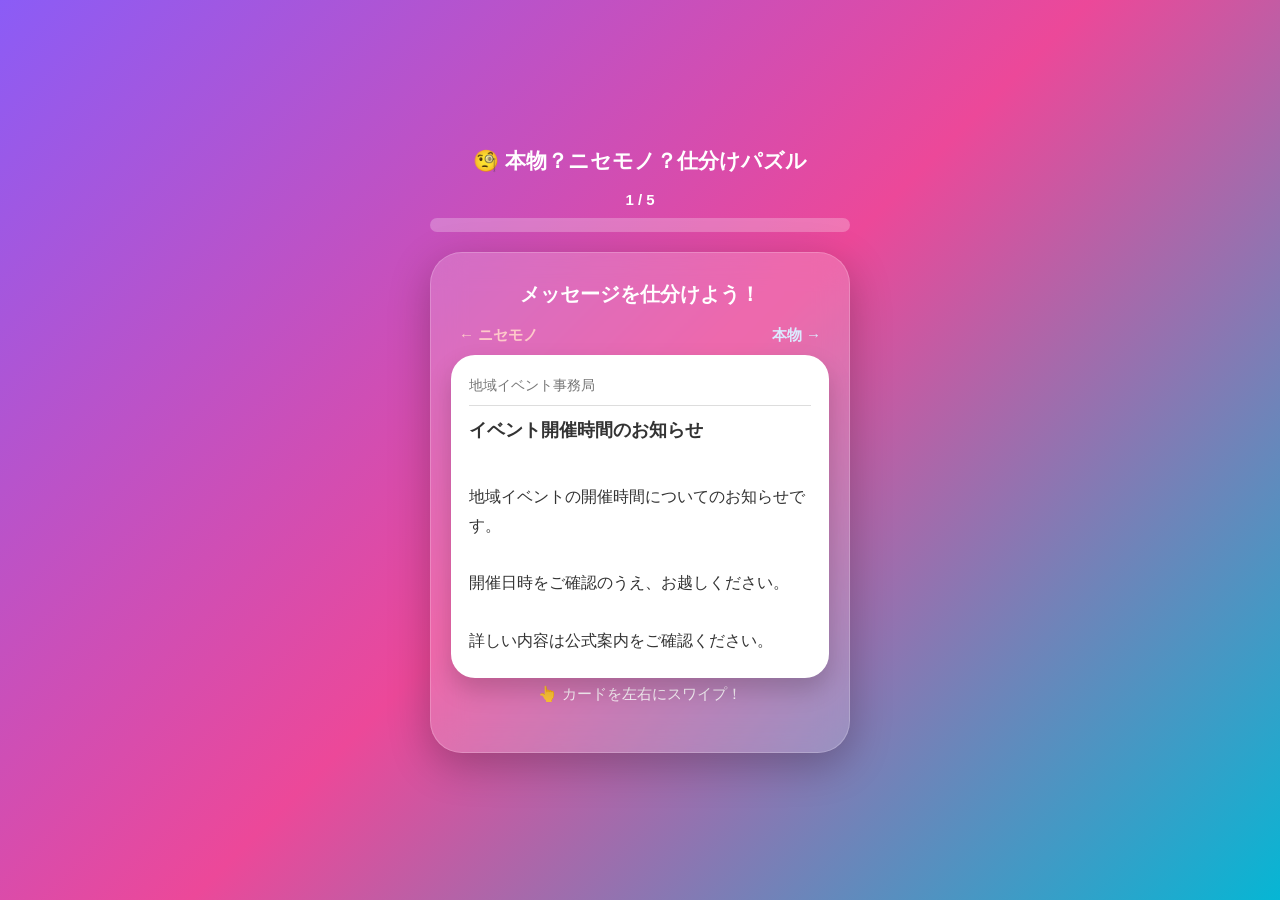
<file: index.html>
<!DOCTYPE html>
<html lang="ja">

<head>
  <meta charset="UTF-8">

  <meta
    name="viewport"
    content="width=device-width, initial-scale=1.0"
  >

  <title>本物？ニセモノ？仕分けパズル</title>

  <link
    rel="stylesheet"
    href="style.css"
  >
</head>

<body>

  <main class="app">

    <!-- =========================
         ゲーム画面
    ========================== -->

    <section id="gameScreen">

      <div class="top-area">

        <div class="game-title">
          🧐 本物？ニセモノ？仕分けパズル
        </div>

        <div
          class="progress-text"
          id="progressText"
        >
          1 / 5
        </div>

        <div class="progress-bar">

          <div
            class="progress-fill"
            id="progressFill"
          ></div>

        </div>

      </div>


      <div class="card">

        <div class="question-label">
          メッセージを仕分けよう！
        </div>


        <div class="sort-labels">

          <div class="fake-label">
            ← ニセモノ
          </div>

          <div class="real-label">
            本物 →
          </div>

        </div>


        <div class="swipe-area">

          <div
            class="message-card"
            id="messageCard"
          ></div>

        </div>


        <div class="swipe-hint">
          👆 カードを左右にスワイプ！
        </div>


        <div
          class="feedback"
          id="feedback"
        ></div>

      </div>

    </section>


    <!-- =========================
         結果画面
    ========================== -->

    <section
      id="resultScreen"
      class="result-screen hidden"
    >

      <div class="result-card">

        <div class="result-title">
          🎉 仕分け終了！
        </div>


        <div class="score-label">
          あなたのスコア
        </div>


        <div
          class="score"
          id="finalScore"
        >
          0 / 100
        </div>


        <div
          class="result-message"
          id="resultMessage"
        ></div>


        <button
          class="main-btn"
          onclick="restartGame()"
        >
          🔄 もう一度遊ぶ
        </button>


        <a
          class="summary-btn"
          href="https://fraudprevention2026.github.io/summary/"
        >
          🏠 ゲーム一覧に戻る
        </a>


        <a
          class="police-btn"
          href="https://www.police.pref.osaka.lg.jp/seikatsu/tokusyusagi/8083.html"
          target="_blank"
          rel="noopener noreferrer"
        >
          🚨 大阪府警の特殊詐欺対策を見る
        </a>

      </div>

    </section>

  </main>


  <script src="script.js"></script>

</body>

</html>
</file>
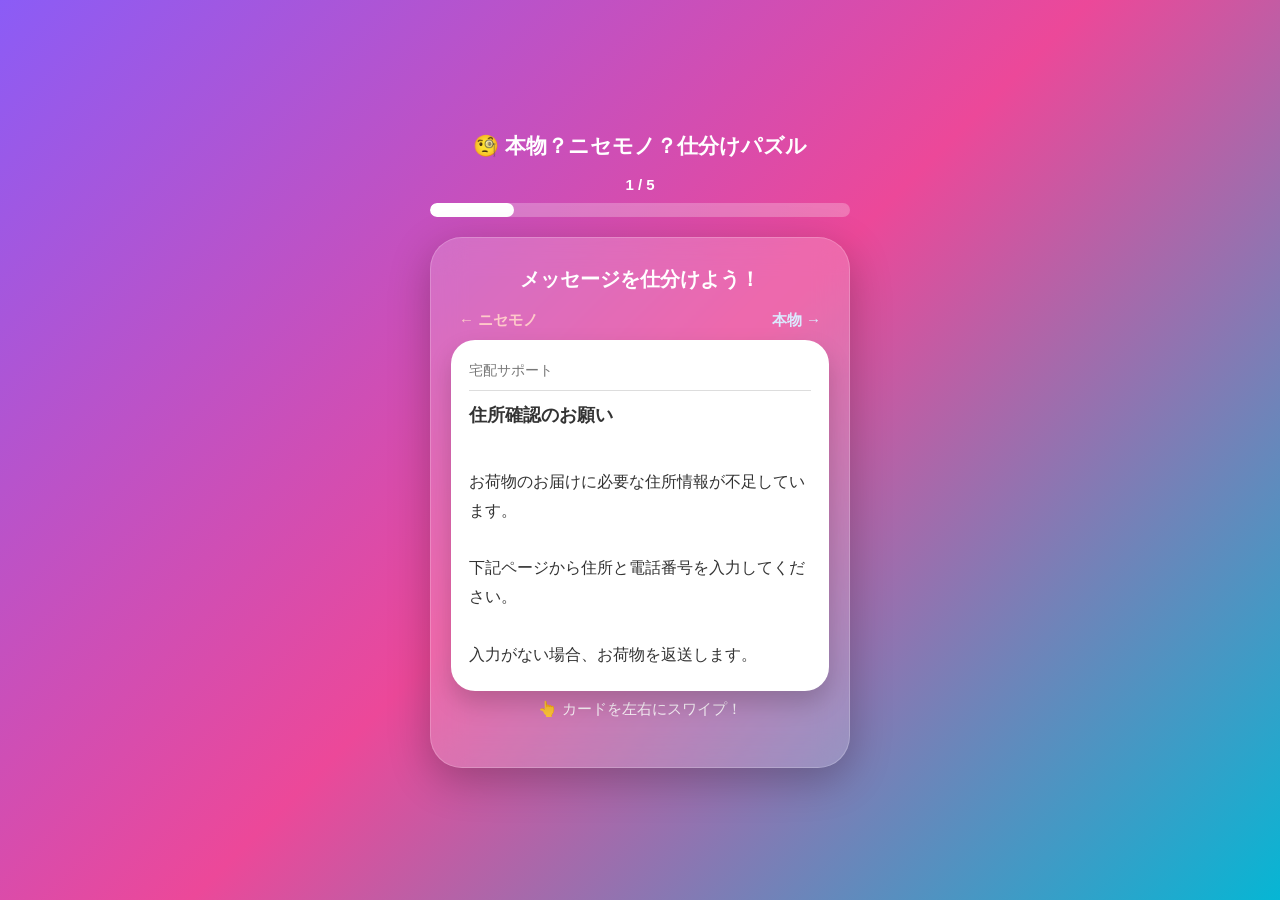
<file: sagi2/index.html>
<!DOCTYPE html>
<html lang="ja">

<head>
  <meta charset="UTF-8">

  <meta
    name="viewport"
    content="width=device-width, initial-scale=1.0"
  >

  <title>本物？ニセモノ？仕分けパズル</title>

  <link
    rel="stylesheet"
    href="style.css"
  >
</head>

<body>

  <main class="app">

    <!-- =========================
         ゲーム画面
    ========================== -->

    <section id="gameScreen">

      <div class="top-area">

        <div class="game-title">
          🧐 本物？ニセモノ？仕分けパズル
        </div>

        <div
          class="progress-text"
          id="progressText"
        >
          1 / 5
        </div>

        <div class="progress-bar">

          <div
            class="progress-fill"
            id="progressFill"
          ></div>

        </div>

      </div>


      <div class="card">

        <div class="question-label">
          メッセージを仕分けよう！
        </div>


        <div class="sort-labels">

          <div class="fake-label">
            ← ニセモノ
          </div>

          <div class="real-label">
            本物 →
          </div>

        </div>


        <div class="swipe-area">

          <div
            class="message-card"
            id="messageCard"
          ></div>

        </div>


        <div class="swipe-hint">
          👆 カードを左右にスワイプ！
        </div>


        <div
          class="feedback"
          id="feedback"
        ></div>

      </div>

    </section>


    <!-- =========================
         結果画面
    ========================== -->

    <section
      id="resultScreen"
      class="result-screen hidden"
    >

      <div class="result-card">

        <div class="result-title">
          🎉 仕分け終了！
        </div>


        <div class="score-label">
          あなたのスコア
        </div>


        <div
          class="score"
          id="finalScore"
        >
          0 / 100
        </div>


        <div
          class="result-message"
          id="resultMessage"
        ></div>


        <button
          class="main-btn"
          onclick="restartGame()"
        >
          🔄 もう一度遊ぶ
        </button>


        <a
          class="police-btn"
          href="https://www.police.pref.osaka.lg.jp/seikatsu/tokusyusagi/8083.html"
          target="_blank"
          rel="noopener noreferrer"
        >
          🚨 大阪府警の特殊詐欺対策を見る
        </a>

      </div>

    </section>

  </main>


  <script src="script.js"></script>

</body>

</html>
</file>
<file: style.css>
* {
  margin: 0;
  padding: 0;
  box-sizing: border-box;
}


body {
  font-family:
    -apple-system,
    BlinkMacSystemFont,
    "Segoe UI",
    sans-serif;

  min-height: 100vh;

  display: flex;
  justify-content: center;
  align-items: center;

  padding: 20px;

  background:
    linear-gradient(
      135deg,
      #8b5cf6,
      #ec4899,
      #06b6d4
    );

  overflow-x: hidden;
}


.app {
  width: 100%;
  max-width: 420px;
}


/* =========================
   上部
========================= */

.top-area {
  margin-bottom: 20px;
}


.game-title {
  color: white;

  font-size: 21px;
  font-weight: bold;

  text-align: center;

  margin-bottom: 16px;
}


.progress-text {
  color: white;

  font-size: 15px;
  font-weight: bold;

  text-align: center;

  margin-bottom: 10px;
}


.progress-bar {
  width: 100%;
  height: 14px;

  background:
    rgba(255,255,255,0.25);

  border-radius: 999px;

  overflow: hidden;
}


.progress-fill {
  width: 0%;
  height: 100%;

  background: white;

  border-radius: 999px;

  transition:
    width 0.4s ease;
}


/* =========================
   メインカード
========================= */

.card,
.result-card {
  background:
    rgba(255,255,255,0.18);

  backdrop-filter: blur(16px);

  border-radius: 32px;

  padding: 28px 20px;

  box-shadow:
    0 12px 40px rgba(0,0,0,0.25);

  border:
    1px solid rgba(255,255,255,0.2);

  text-align: center;
}


.question-label {
  color: white;

  font-size: 20px;
  font-weight: bold;

  margin-bottom: 18px;
}


/* =========================
   本物・ニセモノ表示
========================= */

.sort-labels {
  display: flex;

  justify-content: space-between;
  align-items: center;

  margin-bottom: 10px;

  padding: 0 8px;
}


.fake-label {
  color: #fecaca;

  font-size: 15px;
  font-weight: bold;
}


.real-label {
  color: #dbeafe;

  font-size: 15px;
  font-weight: bold;
}


/* =========================
   スワイプエリア
========================= */

.swipe-area {
  position: relative;

  width: 100%;

  min-height: 300px;

  display: flex;

  justify-content: center;
  align-items: center;
}


.message-card {
  width: 100%;

  background: white;

  border-radius: 24px;

  padding: 22px 18px;

  text-align: left;

  color: #333;

  box-shadow:
    0 12px 25px rgba(0,0,0,0.18);

  cursor: grab;

  user-select: none;

  touch-action: none;

  will-change: transform;

  transition:
    transform 0.2s ease,
    opacity 0.2s ease;
}


.message-card:active {
  cursor: grabbing;
}


/* =========================
   スワイプ時の表示
========================= */

.swipe-real {
  box-shadow:
    0 0 0 5px rgba(37,99,235,0.45),
    0 12px 25px rgba(0,0,0,0.18);
}


.swipe-fake {
  box-shadow:
    0 0 0 5px rgba(220,38,38,0.45),
    0 12px 25px rgba(0,0,0,0.18);
}


/* =========================
   メッセージ内容
========================= */

.message-header {
  font-size: 14px;

  color: #777;

  margin-bottom: 12px;

  padding-bottom: 10px;

  border-bottom:
    1px solid #ddd;
}


.message-title {
  font-size: 18px;

  font-weight: bold;

  margin-bottom: 12px;
}


.message-text {
  font-size: 16px;

  line-height: 1.8;

  white-space: pre-line;
}


/* =========================
   スワイプヒント
========================= */

.swipe-hint {
  color:
    rgba(255,255,255,0.9);

  font-size: 15px;

  margin-top: 8px;
}


/* =========================
   正解・不正解
========================= */

.feedback {
  color: white;

  font-size: 16px;

  line-height: 1.7;

  margin-top: 20px;
}


.feedback strong {
  font-size: 19px;
}


/* =========================
   ボタン
========================= */

.main-btn {
  width: 100%;

  border: none;

  background: white;

  color: #7c3aed;

  font-size: 18px;

  font-weight: bold;

  padding: 16px 20px;

  border-radius: 18px;

  cursor: pointer;

  box-shadow:
    0 10px 20px rgba(0,0,0,0.2);

  margin-top: 18px;

  transition:
    transform 0.15s ease;
}


.main-btn:active {
  transform:
    scale(0.96);
}


/* =========================
   大阪府警ボタン
========================= */

.police-btn {
  display: block;

  width: 100%;

  margin-top: 12px;

  padding: 16px 20px;

  background:
    rgba(255, 255, 255, 0.9);

  color: #2563eb;

  font-size: 16px;

  font-weight: bold;

  text-decoration: none;

  border-radius: 18px;

  box-shadow:
    0 10px 20px rgba(0,0,0,0.15);

  transition:
    transform 0.15s ease,
    background 0.15s ease;
}


.police-btn:active {
  transform:
    scale(0.96);
}


/* =========================
   非表示
========================= */

.hidden {
  display: none;
}


/* =========================
   結果画面
========================= */

.result-title {
  color: white;

  font-size: 30px;

  font-weight: bold;

  margin-bottom: 20px;
}


.score-label {
  color:
    rgba(255,255,255,0.9);

  font-size: 18px;

  margin-bottom: 8px;
}


.score {
  color: white;

  font-size: 52px;

  font-weight: bold;

  margin-bottom: 24px;

  text-shadow:
    0 4px 10px rgba(0,0,0,0.2);
}


.result-message {
  color: white;

  font-size: 17px;

  line-height: 1.8;

  white-space: pre-line;

  margin-bottom: 10px;
}
.summary-btn {
  display: block;
  width: 100%;
  margin-top: 12px;
  padding: 16px 20px;
  background: rgba(255,255,255,0.9);
  color: #6366f1;
  font-size: 16px;
  font-weight: bold;
  text-decoration: none;
  text-align: center;
  border-radius: 18px;
  box-shadow: 0 10px 20px rgba(0,0,0,0.15);
  transition: transform 0.15s ease;
}

.summary-btn:active {
  transform: scale(0.96);
}

/* =========================
   スマホ
========================= */

@media (max-width: 480px) {

  .game-title {
    font-size: 19px;
  }


  .question-label {
    font-size: 18px;
  }


  .message-card {
    padding: 20px 16px;
  }


  .message-text {
    font-size: 15px;
  }


  .swipe-area {
    min-height: 290px;
  }


  .score {
    font-size: 46px;
  }

}
</file>
<file: sagi2/style.css>
* {
  margin: 0;
  padding: 0;
  box-sizing: border-box;
}


body {
  font-family:
    -apple-system,
    BlinkMacSystemFont,
    "Segoe UI",
    sans-serif;

  min-height: 100vh;

  display: flex;
  justify-content: center;
  align-items: center;

  padding: 20px;

  background:
    linear-gradient(
      135deg,
      #8b5cf6,
      #ec4899,
      #06b6d4
    );

  overflow-x: hidden;
}


.app {
  width: 100%;
  max-width: 420px;
}


/* =========================
   上部
========================= */

.top-area {
  margin-bottom: 20px;
}


.game-title {
  color: white;

  font-size: 21px;
  font-weight: bold;

  text-align: center;

  margin-bottom: 16px;
}


.progress-text {
  color: white;

  font-size: 15px;
  font-weight: bold;

  text-align: center;

  margin-bottom: 10px;
}


.progress-bar {
  width: 100%;
  height: 14px;

  background:
    rgba(255,255,255,0.25);

  border-radius: 999px;

  overflow: hidden;
}


.progress-fill {
  width: 0%;
  height: 100%;

  background: white;

  border-radius: 999px;

  transition:
    width 0.4s ease;
}


/* =========================
   メインカード
========================= */

.card,
.result-card {
  background:
    rgba(255,255,255,0.18);

  backdrop-filter: blur(16px);

  border-radius: 32px;

  padding: 28px 20px;

  box-shadow:
    0 12px 40px rgba(0,0,0,0.25);

  border:
    1px solid rgba(255,255,255,0.2);

  text-align: center;
}


.question-label {
  color: white;

  font-size: 20px;
  font-weight: bold;

  margin-bottom: 18px;
}


/* =========================
   本物・ニセモノ表示
========================= */

.sort-labels {
  display: flex;

  justify-content: space-between;
  align-items: center;

  margin-bottom: 10px;

  padding: 0 8px;
}


.fake-label {
  color: #fecaca;

  font-size: 15px;
  font-weight: bold;
}


.real-label {
  color: #dbeafe;

  font-size: 15px;
  font-weight: bold;
}


/* =========================
   スワイプエリア
========================= */

.swipe-area {
  position: relative;

  width: 100%;

  min-height: 300px;

  display: flex;

  justify-content: center;
  align-items: center;
}


.message-card {
  width: 100%;

  background: white;

  border-radius: 24px;

  padding: 22px 18px;

  text-align: left;

  color: #333;

  box-shadow:
    0 12px 25px rgba(0,0,0,0.18);

  cursor: grab;

  user-select: none;

  touch-action: none;

  will-change: transform;

  transition:
    transform 0.2s ease,
    opacity 0.2s ease;
}


.message-card:active {
  cursor: grabbing;
}


/* =========================
   スワイプ時の表示
========================= */

.swipe-real {
  box-shadow:
    0 0 0 5px rgba(37,99,235,0.45),
    0 12px 25px rgba(0,0,0,0.18);
}


.swipe-fake {
  box-shadow:
    0 0 0 5px rgba(220,38,38,0.45),
    0 12px 25px rgba(0,0,0,0.18);
}


/* =========================
   メッセージ内容
========================= */

.message-header {
  font-size: 14px;

  color: #777;

  margin-bottom: 12px;

  padding-bottom: 10px;

  border-bottom:
    1px solid #ddd;
}


.message-title {
  font-size: 18px;

  font-weight: bold;

  margin-bottom: 12px;
}


.message-text {
  font-size: 16px;

  line-height: 1.8;

  white-space: pre-line;
}


/* =========================
   スワイプヒント
========================= */

.swipe-hint {
  color:
    rgba(255,255,255,0.9);

  font-size: 15px;

  margin-top: 8px;
}


/* =========================
   正解・不正解
========================= */

.feedback {
  color: white;

  font-size: 16px;

  line-height: 1.7;

  margin-top: 20px;
}


.feedback strong {
  font-size: 19px;
}


/* =========================
   ボタン
========================= */

.main-btn {
  width: 100%;

  border: none;

  background: white;

  color: #7c3aed;

  font-size: 18px;

  font-weight: bold;

  padding: 16px 20px;

  border-radius: 18px;

  cursor: pointer;

  box-shadow:
    0 10px 20px rgba(0,0,0,0.2);

  margin-top: 18px;

  transition:
    transform 0.15s ease;
}


.main-btn:active {
  transform:
    scale(0.96);
}


/* =========================
   大阪府警ボタン
========================= */

.police-btn {
  display: block;

  width: 100%;

  margin-top: 12px;

  padding: 16px 20px;

  background:
    rgba(255, 255, 255, 0.9);

  color: #2563eb;

  font-size: 16px;

  font-weight: bold;

  text-decoration: none;

  border-radius: 18px;

  box-shadow:
    0 10px 20px rgba(0,0,0,0.15);

  transition:
    transform 0.15s ease,
    background 0.15s ease;
}


.police-btn:active {
  transform:
    scale(0.96);
}


/* =========================
   非表示
========================= */

.hidden {
  display: none;
}


/* =========================
   結果画面
========================= */

.result-title {
  color: white;

  font-size: 30px;

  font-weight: bold;

  margin-bottom: 20px;
}


.score-label {
  color:
    rgba(255,255,255,0.9);

  font-size: 18px;

  margin-bottom: 8px;
}


.score {
  color: white;

  font-size: 52px;

  font-weight: bold;

  margin-bottom: 24px;

  text-shadow:
    0 4px 10px rgba(0,0,0,0.2);
}


.result-message {
  color: white;

  font-size: 17px;

  line-height: 1.8;

  white-space: pre-line;

  margin-bottom: 10px;
}


/* =========================
   スマホ
========================= */

@media (max-width: 480px) {

  .game-title {
    font-size: 19px;
  }


  .question-label {
    font-size: 18px;
  }


  .message-card {
    padding: 20px 16px;
  }


  .message-text {
    font-size: 15px;
  }


  .swipe-area {
    min-height: 290px;
  }


  .score {
    font-size: 46px;
  }

}
</file>
